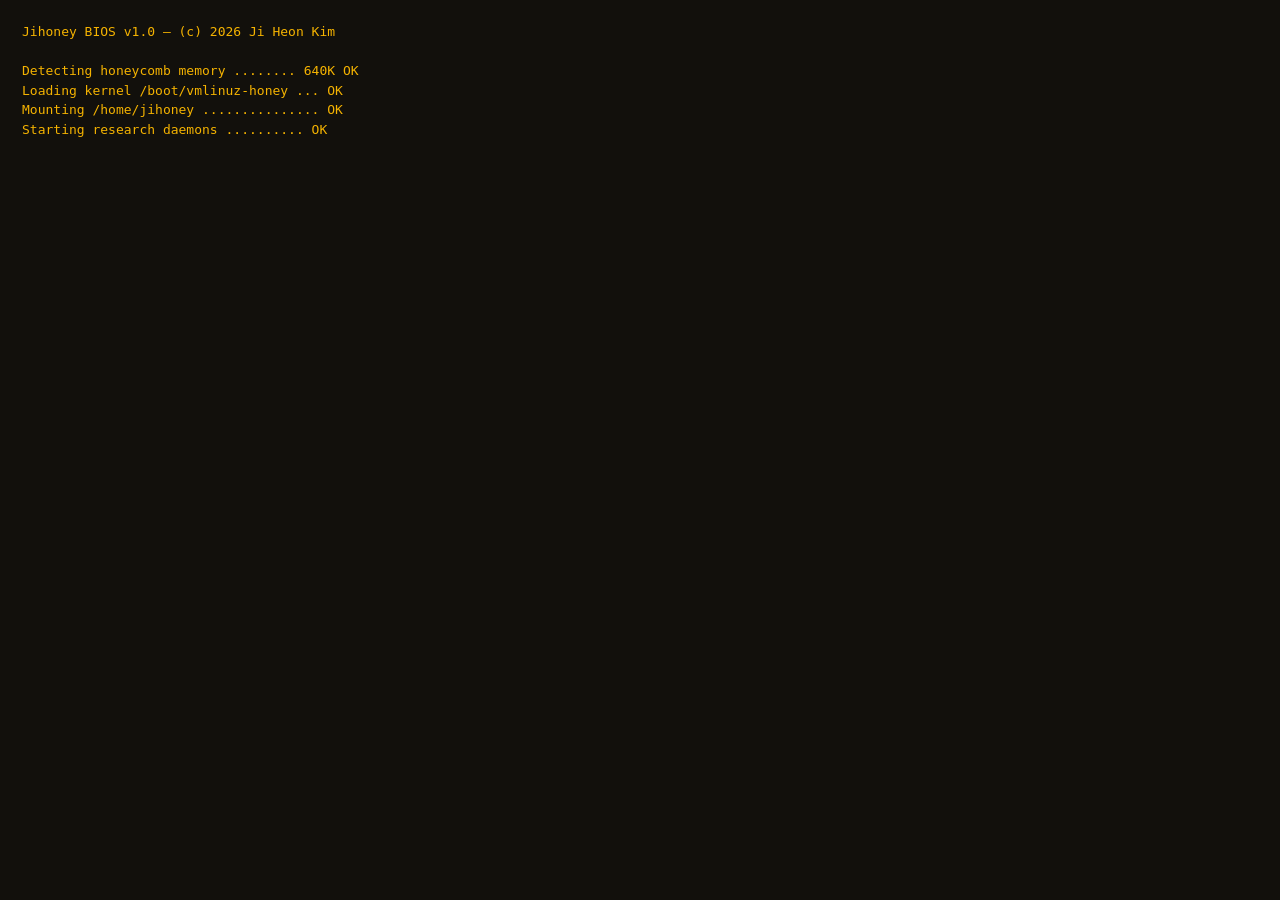
<file: index.html>
<!doctype html>
<html lang="en">
<head>
<meta charset="utf-8">
<meta name="viewport" content="width=device-width, initial-scale=1, viewport-fit=cover, interactive-widget=resizes-content">
<title>Jihoney OS — Ji Heon Kim</title>
<meta name="description" content="Ji Heon Kim's portfolio, served as a tiny operating system: terminal, games, and research on vision-language models and trustworthy AI.">
<meta name="theme-color" content="#f5b301">
<link rel="icon" href="data:image/svg+xml,<svg xmlns='http://www.w3.org/2000/svg' viewBox='0 0 100 100'><text y='.9em' font-size='90'>🍯</text></svg>">
<link rel="preconnect" href="https://fonts.googleapis.com">
<link rel="preconnect" href="https://fonts.gstatic.com" crossorigin>
<link href="https://fonts.googleapis.com/css2?family=IBM+Plex+Mono:wght@400;600&family=Silkscreen:wght@400;700&display=swap" rel="stylesheet">
<link rel="stylesheet" href="css/os.css">
</head>
<body>
<div id="os">
  <header id="menubar">
    <button class="logo" data-open="about" aria-label="About Ji Heon Kim">🍯 <b>Jihoney OS</b></button>
    <span id="active-title"></span>
    <span class="spacer"></span>
    <a href="resume.html">Resume</a>
    <span id="clock" aria-live="off"></span>
  </header>
  <main id="desktop" aria-label="Desktop"></main>
  <nav id="dock" aria-label="Dock"></nav>
</div>
<div id="boot" role="status"><pre></pre></div>
<noscript><p style="padding:2rem;font-family:monospace">Jihoney OS needs JavaScript. A plain version of the résumé is at <a href="assets/JiHeonKim_Resume.pdf">assets/JiHeonKim_Resume.pdf</a>.</p></noscript>
<script src="js/content.js"></script>
<script src="js/terminal.js"></script>
<script src="js/games.js"></script>
<script src="js/os.js"></script>
</body>
</html>
</file>
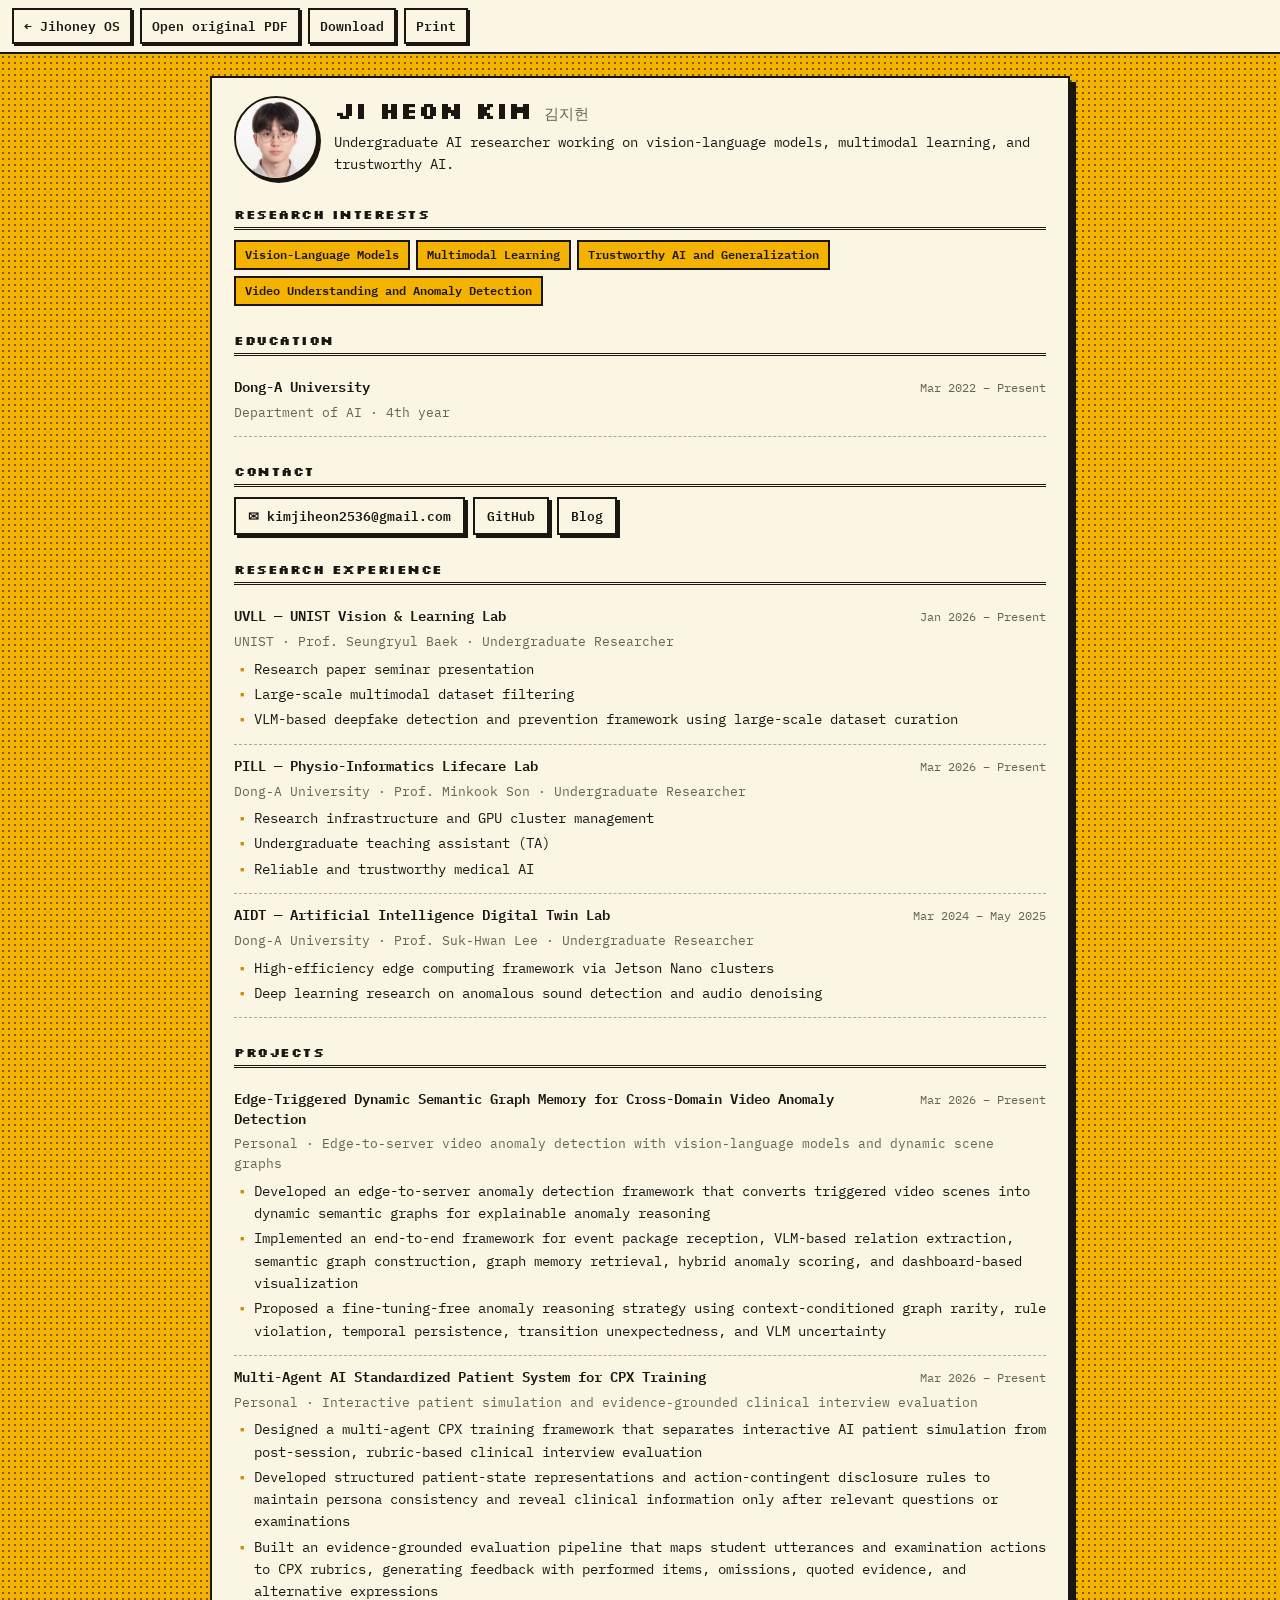
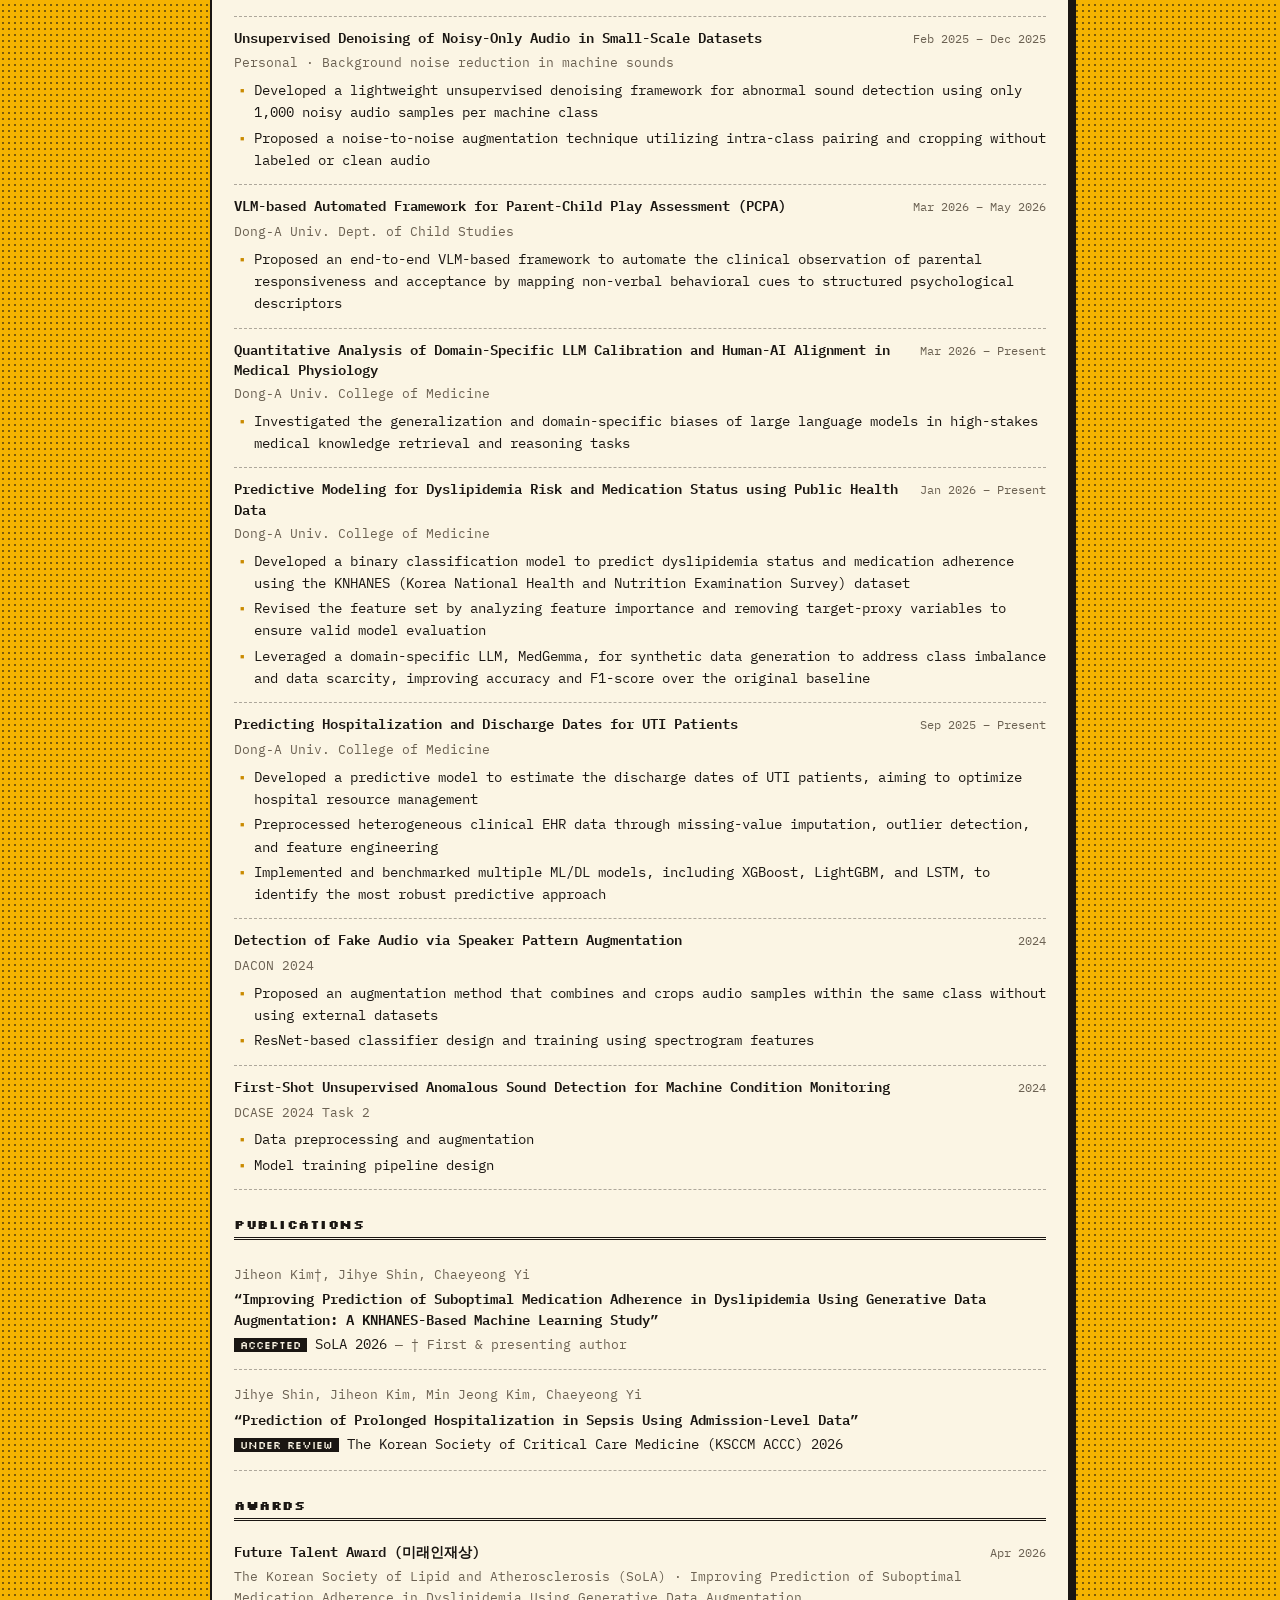
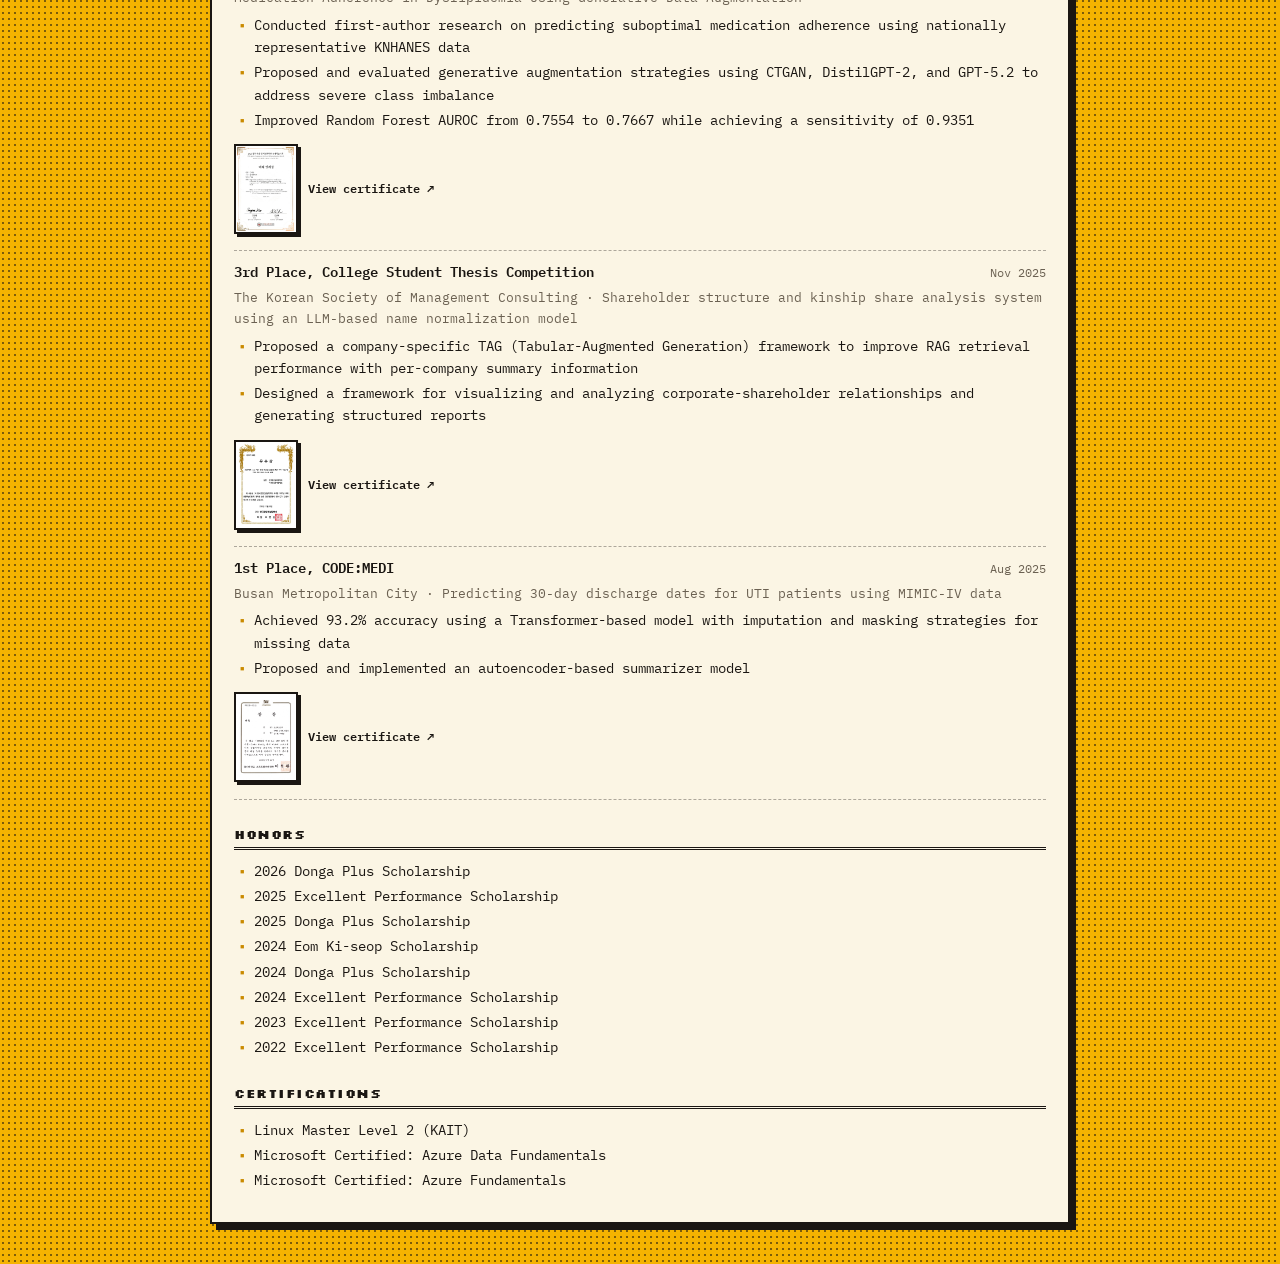
<file: resume.html>
<!doctype html>
<html lang="en">
<head>
<meta charset="utf-8">
<meta name="viewport" content="width=device-width, initial-scale=1">
<title>Résumé — Ji Heon Kim</title>
<meta name="description" content="Résumé of Ji Heon Kim — undergraduate AI researcher (vision-language models, multimodal learning, trustworthy AI).">
<link rel="icon" href="data:image/svg+xml,<svg xmlns='http://www.w3.org/2000/svg' viewBox='0 0 100 100'><text y='.9em' font-size='90'>📄</text></svg>">
<link rel="preconnect" href="https://fonts.googleapis.com">
<link rel="preconnect" href="https://fonts.gstatic.com" crossorigin>
<link href="https://fonts.googleapis.com/css2?family=IBM+Plex+Mono:wght@400;600&family=Silkscreen:wght@400;700&display=swap" rel="stylesheet">
<link rel="stylesheet" href="css/os.css">
<style>
  /* a plain scrolling page: undo the OS's fixed, non-scrolling body */
  html, body { height: auto; overflow: auto; }
  body { background-color: var(--honey); background-image: radial-gradient(rgba(26,22,18,.55) 1px, transparent 1.3px); background-size: 6px 6px; padding: 0 0 40px; }
  .top { position: sticky; top: 0; z-index: 2; display: flex; flex-wrap: wrap; gap: 8px; align-items: center; padding: 8px 12px; background: var(--paper); border-bottom: 2px solid var(--ink); }
  .top .btn { box-shadow: 2px 2px 0 var(--ink); padding: 5px 10px; }
  .sheet { max-width: 860px; margin: 22px auto 0; background: var(--paper); border: 2px solid var(--ink); box-shadow: 6px 6px 0 var(--ink); }
  .doc details > summary { pointer-events: none; }
  .doc summary h3::before { content: "" !important; }
  @media (max-width: 720px) { .sheet { margin: 0; border-width: 0 0 2px; box-shadow: none; } }
  @media print {
    body { background: #fff; padding: 0; }
    .top { display: none; }
    .sheet { border: 0; box-shadow: none; max-width: none; margin: 0; }
    .doc { font-size: 10.5pt; padding: 0; }
    .doc .item { break-inside: avoid; }
    .btn { box-shadow: none; border-width: 1px; }
  }
</style>
</head>
<body>
<nav class="top">
  <a class="btn" href="./">← Jihoney OS</a>
  <a class="btn" href="assets/JiHeonKim_Resume.pdf" target="_blank" rel="noopener">Open original PDF</a>
  <a class="btn" href="assets/JiHeonKim_Resume.pdf" download>Download</a>
  <button class="btn" onclick="print()">Print</button>
</nav>
<main class="sheet"><div class="doc" id="doc"></div></main>
<script src="js/content.js"></script>
<script>
  const H = JOS.html;
  document.getElementById('doc').innerHTML = [H.about(), H.research(), H.projects(), H.pubs(), H.awards()].join('');
  document.querySelectorAll('details').forEach(d => d.open = true); // a résumé shows everything
</script>
</body>
</html>
</file>
<file: css/os.css>
:root {
  --paper: #fbf5e4;
  --ink: #1a1612;
  --honey: #f5b301;
  --honey-d: #c98a00;
  --dim: #6b6152;
  --menu: 32px;
  --dock: 68px;
  --pixel: "Silkscreen", ui-monospace, Menlo, Consolas, monospace;
  --mono: "IBM Plex Mono", ui-monospace, Menlo, Consolas, monospace;
  --tmono: ui-monospace, Menlo, Consolas, "DejaVu Sans Mono", "Liberation Mono", monospace;
}
* { box-sizing: border-box; }
html, body { height: 100%; margin: 0; overflow: hidden; overscroll-behavior: none; background: var(--honey); color: var(--ink); font-family: var(--mono); -webkit-text-size-adjust: 100%; }
button { font: inherit; color: inherit; cursor: pointer; -webkit-tap-highlight-color: transparent; }
a { color: inherit; }
:focus-visible { outline: 2px dashed var(--ink); outline-offset: 2px; }

#os { position: fixed; left: 0; top: 0; width: 100%; height: var(--vvh, 100dvh); display: grid; grid-template: var(--menu) minmax(0, 1fr) / minmax(0, 1fr); }

/* ── menu bar ── */
#menubar { display: flex; align-items: center; gap: 14px; padding: 0 max(10px, env(safe-area-inset-right)) 0 max(10px, env(safe-area-inset-left)); background: var(--paper); border-bottom: 2px solid var(--ink); font: 12px var(--pixel); white-space: nowrap; overflow: hidden; z-index: 5; }
#menubar .logo { border: 0; background: none; padding: 4px 2px; font-size: 13px; }
#menubar .spacer { flex: 1; }
#menubar a { text-decoration: none; padding: 4px 6px; }
#menubar a:hover, #menubar .logo:hover { background: var(--ink); color: var(--paper); }
#active-title { min-width: 0; overflow: hidden; text-overflow: ellipsis; color: var(--dim); }

/* ── desktop + icons ── */
#desktop { position: relative; overflow: hidden; background-color: var(--honey); background-image: radial-gradient(rgba(26,22,18,.55) 1px, transparent 1.3px); background-size: 6px 6px; }
#icons { position: absolute; inset: 10px 10px calc(var(--dock) + 14px) 10px; display: grid; grid-auto-flow: column; grid-template-rows: repeat(auto-fill, 98px); grid-auto-columns: 98px; gap: 4px; align-content: start; justify-content: start; }
.icon { display: flex; flex-direction: column; align-items: center; gap: 5px; padding: 6px 2px; border: 0; background: none; text-decoration: none; border-radius: 6px; }
.icon .glyph { position: relative; width: 54px; height: 48px; display: grid; place-items: center; font-size: 30px; line-height: 1; }
.icon .glyph svg { position: absolute; inset: 0; width: 100%; height: 100%; }
.icon .glyph.folder span { position: relative; font-size: 19px; top: 4px; }
.icon .glyph.tile { height: 50px; width: 50px; background: var(--paper); border: 2px solid var(--ink); border-radius: 10px; box-shadow: 3px 3px 0 var(--ink); }
.icon .glyph.tile.dark { background: var(--ink); }
.icon .label { font: 11px/1.2 var(--pixel); background: var(--paper); border: 1px solid var(--ink); padding: 2px 5px; max-width: 94px; text-align: center; overflow-wrap: anywhere; }
.icon:hover .label, .icon:focus-visible .label { background: var(--ink); color: var(--paper); }
.icon:active .glyph { transform: translate(2px, 2px); }

/* ── dock ── */
#dock { position: absolute; left: 50%; bottom: 8px; transform: translateX(-50%); display: flex; gap: 6px; padding: 6px 8px; background: var(--paper); border: 2px solid var(--ink); border-radius: 14px; box-shadow: 4px 4px 0 var(--ink); z-index: 4; max-width: calc(100% - 16px); overflow-x: auto; scrollbar-width: none; }
#dock::-webkit-scrollbar { display: none; }
#dock button { position: relative; flex: none; width: 44px; height: 44px; border: 0; background: none; font-size: 26px; line-height: 1; border-radius: 10px; display: grid; place-items: center; }
#dock button:hover { background: rgba(26,22,18,.12); }
#dock button.on::after { content: ""; position: absolute; bottom: 1px; left: 50%; width: 6px; height: 6px; margin-left: -3px; background: var(--ink); border-radius: 50%; }
#dock .glyph { width: 36px; height: 32px; font-size: 24px; position: relative; display: grid; place-items: center; }
#dock .glyph svg { position: absolute; inset: 0; width: 100%; height: 100%; }
#dock .glyph.folder span { position: relative; font-size: 13px; top: 3px; }

/* ── windows ── */
.win { position: absolute; display: flex; flex-direction: column; min-width: 280px; min-height: 200px; max-width: 100%; max-height: 100%; background: var(--paper); border: 2px solid var(--ink); border-radius: 8px; box-shadow: 6px 6px 0 var(--ink); resize: both; overflow: hidden; animation: pop .14s ease-out; }
@keyframes pop { from { transform: scale(.96); opacity: 0; } }
.win[hidden] { display: none; }
.win:not(.active) { box-shadow: 3px 3px 0 rgba(26,22,18,.6); }
.win .bar { flex: none; height: 32px; display: flex; align-items: center; gap: 6px; padding: 0 8px; border-bottom: 2px solid var(--ink); background: repeating-linear-gradient(var(--paper) 0 3px, var(--ink) 3px 4px); background-clip: content-box; background-origin: content-box; cursor: grab; touch-action: none; user-select: none; -webkit-user-select: none; }
.win:not(.active) .bar { background: var(--paper); }
.win .bar .title { margin: 0 auto; padding: 0 10px; background: var(--paper); font: 700 12px var(--pixel); white-space: nowrap; overflow: hidden; text-overflow: ellipsis; }
.win .bar button { flex: none; width: 18px; height: 18px; padding: 0; border: 2px solid var(--ink); background: var(--paper); font: 700 10px/1 var(--pixel); display: grid; place-items: center; box-shadow: 0 0 0 3px var(--paper); }
.win .bar button:hover { background: var(--honey); }
.win .body { flex: 1; min-height: 0; overflow: auto; -webkit-overflow-scrolling: touch; }
.win.dark .body { background: #12100c; overflow: hidden; }
.win.max { left: 0 !important; top: 0 !important; width: 100% !important; height: 100% !important; border-radius: 0; border-width: 0 0 2px; box-shadow: none; resize: none; }

/* ── document content (windows + resume.html) ── */
.doc { padding: 18px 22px 28px; font: 13.5px/1.65 var(--mono); max-width: 860px; margin: 0 auto; }
.doc h1 { font: 700 24px/1.2 var(--pixel); margin: 0 0 6px; }
.doc h1 small { font: 400 15px var(--mono); color: var(--dim); }
.doc h2 { font: 700 13px var(--pixel); text-transform: uppercase; letter-spacing: .04em; margin: 26px 0 10px; padding-bottom: 5px; border-bottom: 3px double var(--ink); }
.doc h2:first-child { margin-top: 0; }
.doc h3 { font: 600 14px/1.45 var(--mono); margin: 0; }
.doc p { margin: 4px 0; }
.doc ul { margin: 6px 0 0; padding-left: 20px; }
.doc li { margin: 3px 0; }
.doc li::marker { content: "▪ "; color: var(--honey-d); }
.doc .hero { display: flex; gap: 16px; align-items: center; }
.doc .avatar { flex: none; width: 84px; height: 84px; display: grid; place-items: center; font-size: 36px; background: var(--honey); border: 2px solid var(--ink); border-radius: 50%; box-shadow: 3px 3px 0 var(--ink); }
.doc .avatar { overflow: hidden; }
.doc .avatar img { width: 100%; height: 100%; object-fit: cover; object-position: 50% 20%; }
.doc .cert { display: inline-flex; align-items: center; gap: 10px; margin-top: 10px; text-decoration: none; font-size: 12px; font-weight: 600; }
.doc .cert img { width: 64px; height: 90px; object-fit: cover; border: 2px solid var(--ink); box-shadow: 3px 3px 0 var(--ink); background: #fff; }
.doc .cert:hover span { background: var(--honey); }
.doc .chips { list-style: none; padding: 0; display: flex; flex-wrap: wrap; gap: 6px; }
.doc .chips li::marker { content: ""; }
.doc .chips li { margin: 0; padding: 3px 9px; border: 2px solid var(--ink); background: var(--honey); font-size: 12px; font-weight: 600; }
.doc .item { padding: 10px 0; border-bottom: 1px dashed rgba(26,22,18,.35); }
.doc .item:last-child { border-bottom: 0; }
.doc .item header, .doc summary { display: flex; gap: 12px; justify-content: space-between; align-items: baseline; }
.doc summary { cursor: pointer; list-style: none; }
.doc summary::-webkit-details-marker { display: none; }
.doc summary h3::before { content: "▸ "; color: var(--honey-d); }
.doc details[open] summary h3::before { content: "▾ "; }
.doc .when { flex: none; font-size: 11.5px; color: var(--dim); white-space: nowrap; }
.doc .meta { color: var(--dim); font-size: 12.5px; }
.doc .tag { display: inline-block; padding: 0 6px; background: var(--ink); color: var(--paper); font: 11px var(--pixel); }
.doc .btns { display: flex; flex-wrap: wrap; gap: 8px; }
.btn { display: inline-block; padding: 6px 12px; border: 2px solid var(--ink); background: var(--paper); box-shadow: 3px 3px 0 var(--ink); text-decoration: none; font: 600 12.5px var(--mono); overflow-wrap: anywhere; }
.btn:hover { background: var(--honey); }
.btn:active { transform: translate(2px, 2px); box-shadow: 1px 1px 0 var(--ink); }
.doc .tip { margin-top: 22px; padding: 10px 12px; border: 2px dashed var(--ink); background: rgba(245,179,1,.25); font-size: 12.5px; }
kbd { font: 600 12px var(--mono); padding: 0 5px; border: 1px solid var(--ink); border-bottom-width: 2px; border-radius: 3px; background: var(--paper); }

/* ── terminal ── */
.term { position: relative; height: 100%; display: flex; flex-direction: column; background: #12100c; color: #e9dfc7; font: 13px/1.35 var(--tmono); cursor: text; }
.term pre { margin: 0; font: inherit; }
.term .out { flex: 1; min-height: 0; overflow-y: auto; padding: 8px 10px; white-space: pre-wrap; overflow-wrap: anywhere; }
.term .scr { flex: 1; min-height: 0; overflow: hidden; padding: 8px 10px; white-space: pre; }
.term .scr i { display: inline-block; width: 1ch; height: 1.35em; overflow: hidden; vertical-align: top; text-align: center; font-style: normal; }
.term [hidden] { display: none; }
.term .kbd { position: absolute; left: 0; bottom: 0; width: 1px; height: 1px; padding: 0; border: 0; opacity: 0; resize: none; font-size: 16px; }
.term .keys { display: none; flex: none; gap: 5px; padding: 6px; overflow-x: auto; background: #1e1a13; border-top: 1px solid #3a3222; scrollbar-width: none; }
.touch .term .keys { display: flex; }
.term .keys button { flex: none; min-width: 42px; height: 36px; padding: 0 8px; border: 1px solid #5a4d33; border-radius: 6px; background: #2a2418; color: #e9dfc7; font: 13px var(--tmono); touch-action: manipulation; }
.term .keys button.on { background: var(--honey); color: #000; }
.term .g { color: #8fd16a; } .term .r { color: #ff6b5e; } .term .y { color: #f5b301; } .term .b { color: #6fb3ff; }
.term .c { color: #5fd7d7; } .term .m { color: #d78fff; } .term .d { color: #8a7f68; } .term .w { color: #fff; font-weight: 700; }
.term .inv { background: #e9dfc7; color: #12100c; } .term .sel { background: #2aa1a1; color: #000; }
.term .hd { background: #8fd16a; color: #000; } .term .fk { background: #2aa1a1; color: #000; }
.term .cur { background: var(--honey); color: #000; }
.term:not(.focus) .cur { background: none; outline: 1px solid var(--honey); outline-offset: -1px; color: inherit; }
.term .k0 { background: #1a1612; } .term .k1 { background: #ff6b5e; } .term .k2 { background: #8fd16a; } .term .k3 { background: #f5b301; }
.term .k4 { background: #6fb3ff; } .term .k5 { background: #d78fff; } .term .k6 { background: #5fd7d7; } .term .k7 { background: #e9dfc7; }

/* ── games ── */
.game { position: relative; height: 100%; background: #000; overflow: hidden; touch-action: none; user-select: none; -webkit-user-select: none; }
.game canvas { position: absolute; inset: 0; width: 100%; height: 100%; object-fit: contain; image-rendering: pixelated; }
.game .pad { display: none; }
.touch .game .pad { position: absolute; left: 0; right: 0; bottom: 0; display: flex; justify-content: space-between; align-items: flex-end; padding: 12px max(14px, env(safe-area-inset-right)) 14px max(14px, env(safe-area-inset-left)); pointer-events: none; }
.game .pad > div { display: grid; grid-template-columns: repeat(3, 58px); gap: 6px; pointer-events: auto; }
.game .pad > div.two { display: flex; gap: 10px; }
.game .pad button { height: 58px; border: 2px solid var(--honey); border-radius: 14px; background: rgba(245,179,1,.16); color: var(--honey); font: 700 15px var(--pixel); touch-action: none; }
.game .pad > div.two button { width: 72px; height: 72px; border-radius: 50%; }
.game .pad button.down { background: var(--honey); color: #000; }
@media (orientation: portrait) {
  .touch .game { display: flex; flex-direction: column; }
  .touch .game canvas { position: static; flex: none; height: auto; }
  .touch .game .pad { position: static; flex: 1; align-items: center; }
}

/* ── boot ── */
#boot { position: fixed; inset: 0; z-index: 99; background: #12100c; color: var(--honey); padding: 22px; font: 13px/1.5 var(--tmono); transition: opacity .3s; cursor: pointer; }
#boot pre { margin: 0; font: inherit; white-space: pre-wrap; }
#boot.done { opacity: 0; pointer-events: none; }

/* ── phones: windows become full-screen apps ── */
@media (max-width: 720px) {
  :root { --menu: 36px; --dock: 62px; }
  #icons { inset: 14px 8px calc(var(--dock) + 10px) 8px; grid-auto-flow: row; grid-template-columns: repeat(auto-fill, minmax(78px, 1fr)); grid-template-rows: none; grid-auto-rows: 96px; justify-content: stretch; overflow-y: auto; }
  #dock { left: 0; bottom: 0; transform: none; width: 100%; max-width: none; border-radius: 0; border-width: 2px 0 0; box-shadow: none; justify-content: space-around; padding: 6px max(8px, env(safe-area-inset-right)) max(6px, env(safe-area-inset-bottom)) max(8px, env(safe-area-inset-left)); }
  .win, .win.max { left: 0 !important; top: 0 !important; width: 100% !important; height: calc(100% - var(--dock)) !important; border-radius: 0; border-width: 0 0 2px; box-shadow: none; resize: none; min-width: 0; }
  .kb-open .win { height: 100% !important; }
  .kb-open #dock { display: none; }
  .win .bar { height: 42px; cursor: default; }
  .win .bar button { width: 26px; height: 26px; font-size: 13px; }
  .win .bar .max { display: none; }
  #active-title { display: none; }
  .doc { padding: 16px 16px 28px; font-size: 13px; }
  .doc h1 { font-size: 20px; }
  .doc .item header, .doc summary { flex-direction: column; gap: 2px; }
  .term { font-size: 12px; }
}
@media (max-height: 480px) and (orientation: landscape) {
  .win, .win.max { left: 0 !important; top: 0 !important; width: 100% !important; height: 100% !important; border-radius: 0; border-width: 0; box-shadow: none; resize: none; }
  #os:has(.win:not([hidden])) #dock { display: none; }
}
@media (prefers-reduced-motion: reduce) { * { animation: none !important; transition: none !important; } }
</file>
